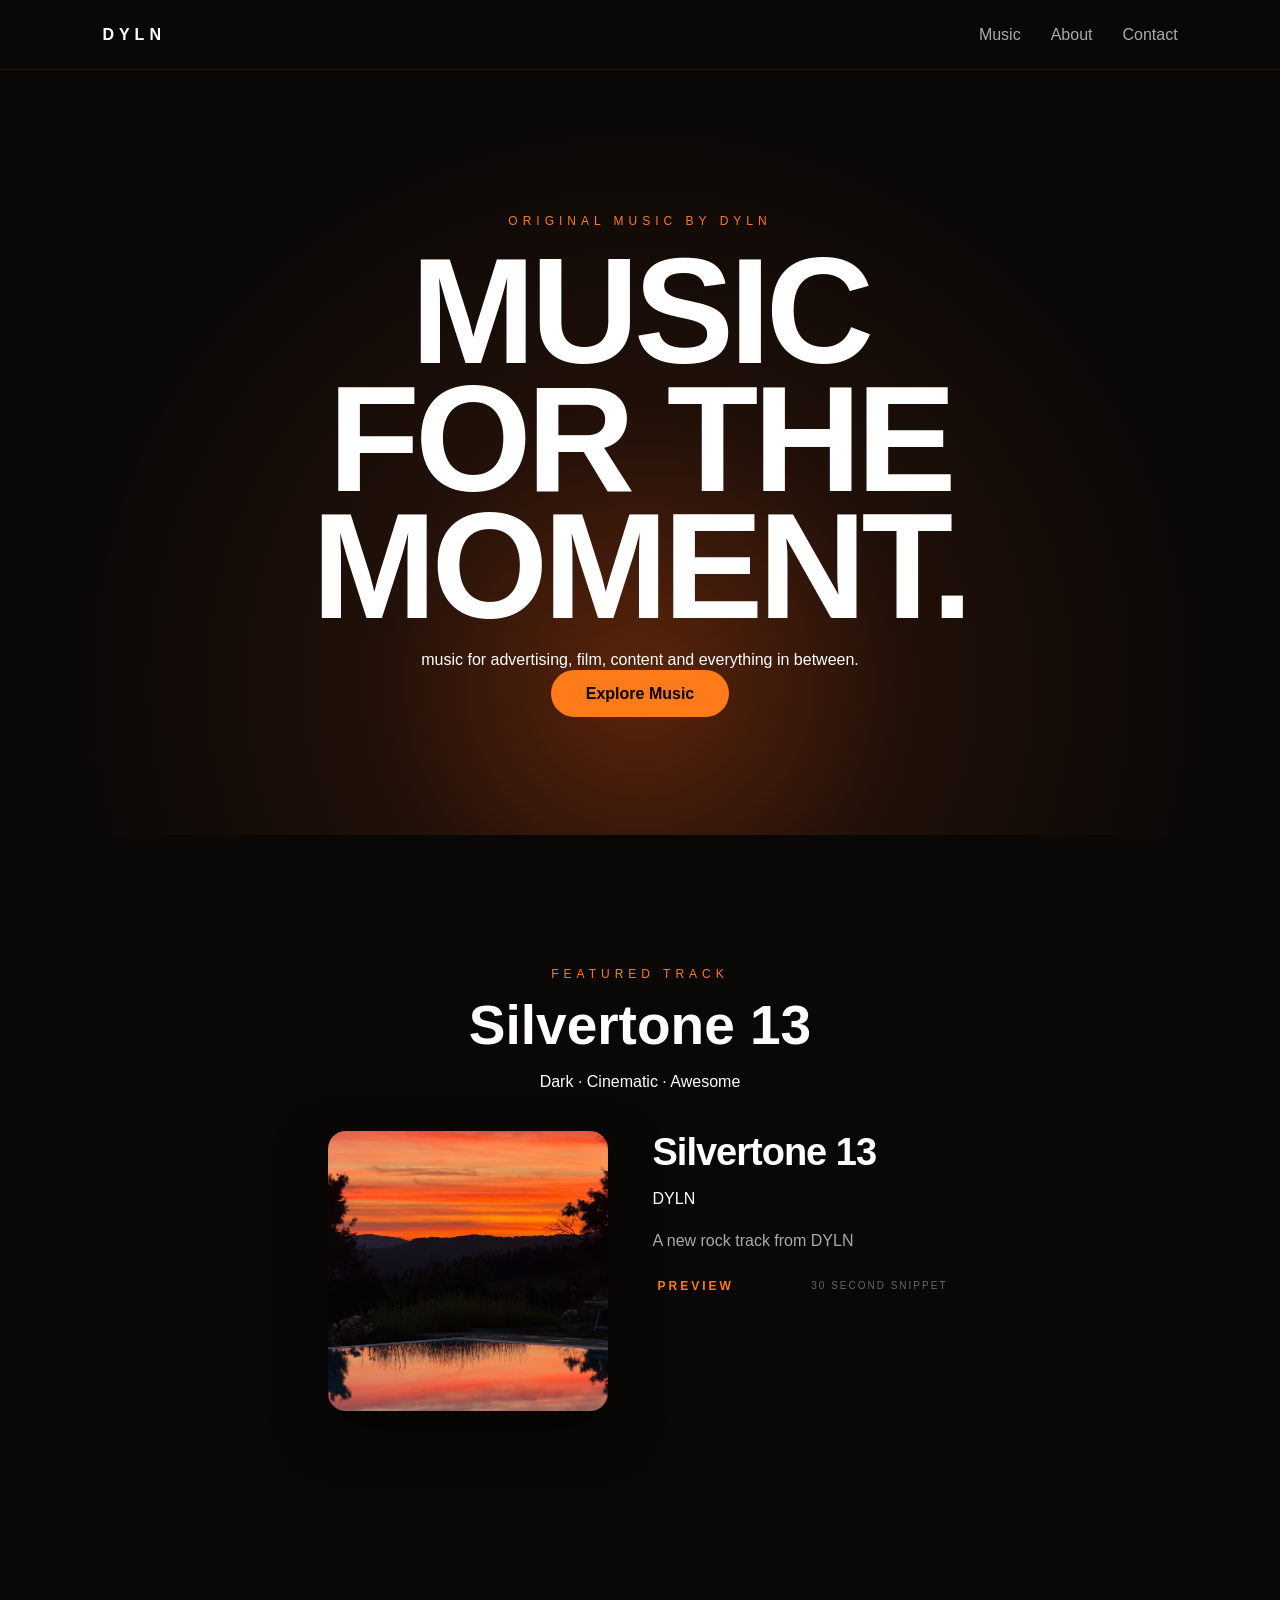
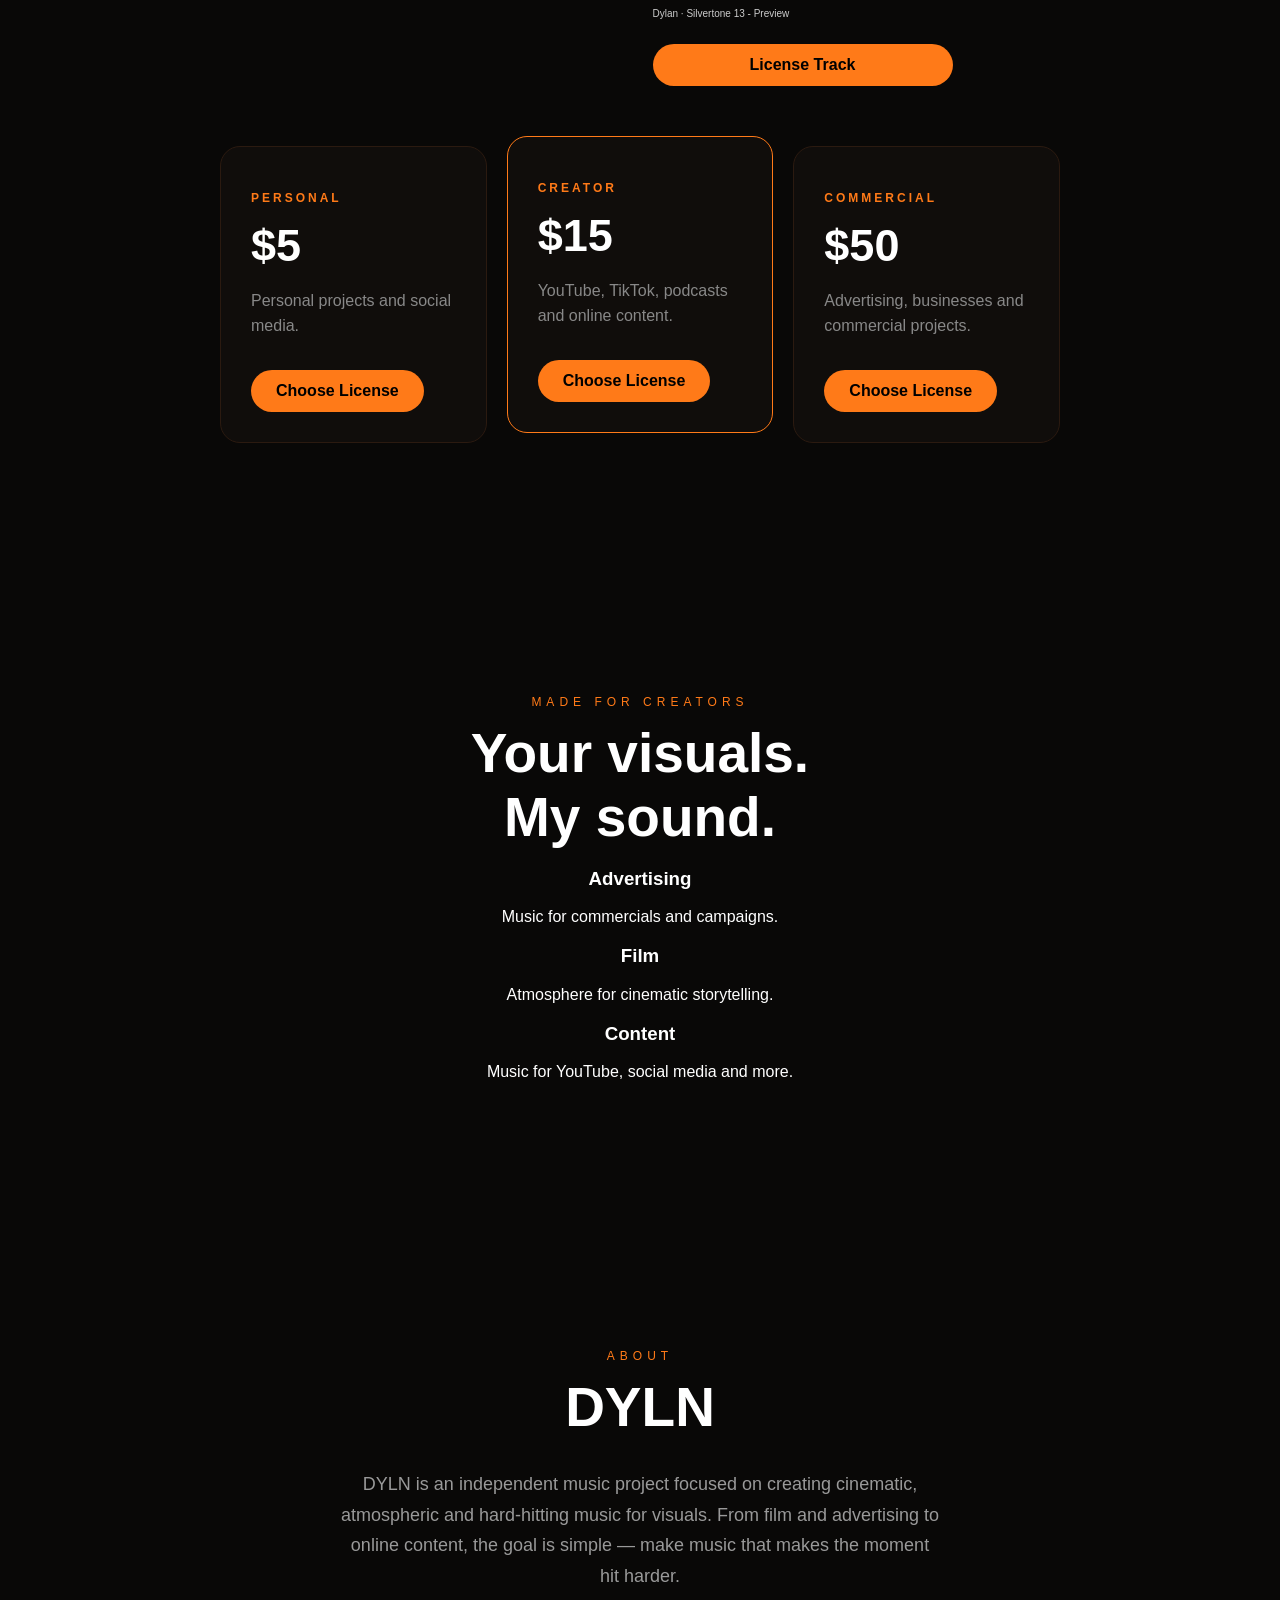
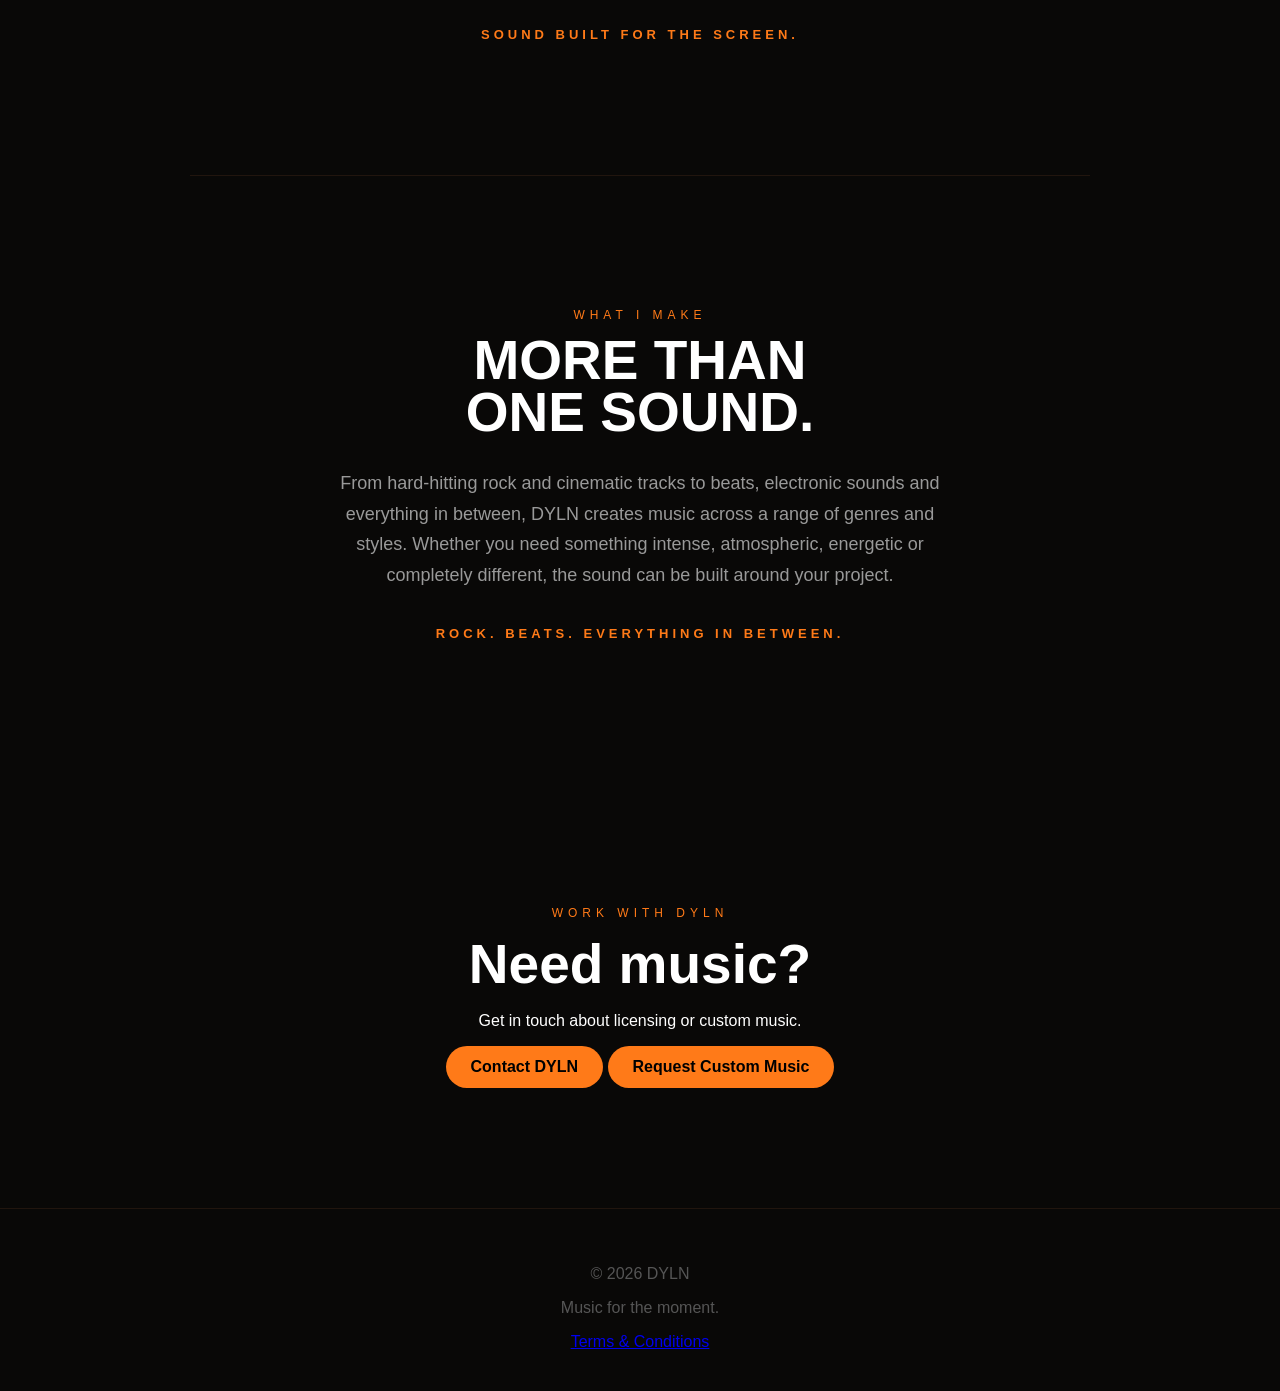
<file: index.html>
<!DOCTYPE html>
<html lang="en">

<head>
    <meta charset="UTF-8">
    <meta name="viewport" content="width=device-width, initial-scale=1.0">

    <title>DYLN — Music for the Moment</title>

    <link rel="stylesheet" href="style.css">
</head>

<body>

    <!-- NAVIGATION -->

    <nav>

        <div class="logo">DYLN</div>

        <div class="nav-links">
            <a href="#music">Music</a>
            <a href="#about">About</a>
            <a href="#contact">Contact</a>
        </div>

    </nav>


    <!-- HERO -->

    <section class="hero">

        <div class="hero-content">

            <p class="small-title">
                ORIGINAL MUSIC BY DYLN
            </p>

            <h1>
                MUSIC<br>
                FOR THE MOMENT.
            </h1>

            <p class="hero-text">
             music for advertising, film,
             content and everything in between.
            </p>

            <a href="#music" class="main-button">
                Explore Music
            </a>

        </div>

    </section>


    <!-- MUSIC -->

    <section id="music" class="section">

        <p class="small-title">
            FEATURED TRACK
        </p>

        <h2>
            Silvertone 13
        </h2>

        <p class="description">
            Dark · Cinematic · Awesome
        </p>


        <div class="track-card">


            

            <!-- TRACK INFORMATION -->
<div class="track-header">

    <img
        src="SilverTone-13.jpg.jpeg"
        alt="Silvertone 13 artwork"
        class="album-art">

    <div class="track-info">
        <div>

                <h3>
                    Silvertone 13
                </h3>

                <p>
                    DYLN
                </p>

                <p class="track-description">
                    A new rock track from DYLN 
                </p>

                <div class="preview-player">

                    <div class="preview-label">
                        <span>PREVIEW</span>
                        <small>30 SECOND SNIPPET</small>
                    </div>
                
                    <iframe width="100%" height="300" scrolling="no" frameborder="no" allow="autoplay; encrypted-media" src="https://w.soundcloud.com/player/?url=https%3A//api.soundcloud.com/tracks/soundcloud%3Atracks%3A2380752447%3Fsecret_token%3Ds-PMTZopdPP3o&color=%23ff9900&auto_play=false&hide_related=false&show_comments=true&show_user=true&show_reposts=false&show_teaser=true&visual=true"></iframe><div style="font-size: 10px; color: #cccccc;line-break: anywhere;word-break: normal;overflow: hidden;white-space: nowrap;text-overflow: ellipsis; font-family: Interstate,Lucida Grande,Lucida Sans Unicode,Lucida Sans,Garuda,Verdana,Tahoma,sans-serif;font-weight: 100;"><a href="https://soundcloud.com/dylan-377034111" title="Dylan" target="_blank" style="color: #cccccc; text-decoration: none;">Dylan</a> · <a href="https://soundcloud.com/dylan-377034111/silvertone-13-snippet-for/s-PMTZopdPP3o" title="Silvertone 13 - Preview" target="_blank" style="color: #cccccc; text-decoration: none;">Silvertone 13 - Preview</a></div>
                
                </div>
                
                    <button class="license-button"
                        onclick="licenseSong()">
                        License Track
                    </button>

                </div>

            </div>

        </div>

        <div class="license-options">

            <div class="license-card">
        
                <p class="license-name">PERSONAL</p>
        
                <h3>$5</h3>
        
                <p>
                    Personal projects and social media.
                </p>
        
                <button onclick="openLicense('Personal', 5)">
                    Choose License
                </button>
        
            </div>
        
        
            <div class="license-card featured">
        
                <p class="license-name">CREATOR</p>
        
                <h3>$15</h3>
        
                <p>
                    YouTube, TikTok, podcasts and online content.
                </p>
        
                <button onclick="openLicense('Creator', 15)">
                    Choose License
                </button>
        
            </div>
        
        
            <div class="license-card">
        
                <p class="license-name">COMMERCIAL</p>
        
                <h3>$50</h3>
        
                <p>
                    Advertising, businesses and commercial projects.
                </p>
        
                <button onclick="openLicense('Commercial', 50)">
                    Choose License
                </button>
        
            </div>
        
        </div></section>


    <!-- WHY DYLN -->

    <section class="section dark-section">

        <p class="small-title">
            MADE FOR CREATORS
        </p>

        <h2>
            Your visuals.<br>
            My sound.
        </h2>


        <div class="uses">

            <div>
                <h3>Advertising</h3>
                <p>
                    Music for commercials and campaigns.
                </p>
            </div>

            <div>
                <h3>Film</h3>
                <p>
                    Atmosphere for cinematic storytelling.
                </p>
            </div>

            <div>
                <h3>Content</h3>
                <p>
                    Music for YouTube, social media and more.
                </p>
            </div>

        </div>

    </section>


    <!-- ABOUT -->

    <section id="about" class="section">

        <p class="small-title">
            ABOUT
        </p>

        <h2>
            DYLN
        </h2>

        <p class="about-text">
    DYLN is an independent music project focused on creating
    cinematic, atmospheric and hard-hitting music for visuals.
    From film and advertising to online content, the goal is
    simple — make music that makes the moment hit harder.
</p>

<p class="about-tagline">
    Sound built for the screen.
</p>

    </section>
    <!-- WHAT I MAKE -->

<section class="section music-style-section">

    <p class="small-title">
        WHAT I MAKE
    </p>

    <h2>
        MORE THAN<br>
        ONE SOUND.
    </h2>

    <p class="about-text">
        From hard-hitting rock and cinematic tracks to beats,
        electronic sounds and everything in between, DYLN creates
        music across a range of genres and styles. Whether you need
        something intense, atmospheric, energetic or completely
        different, the sound can be built around your project.
    </p>

    <p class="about-tagline">
        ROCK. BEATS. EVERYTHING IN BETWEEN.
    </p>

</section>


    <!-- CONTACT -->

    <section id="contact" class="section contact-section">

        <p class="small-title">
            WORK WITH DYLN
        </p>

        <h2>
            Need music?
        </h2>

        <p>
            Get in touch about licensing or custom music.
        </p>

        <button onclick="contactMe()">
            Contact DYLN
        </button>
        <button onclick="openCustomMusic()">
            Request Custom Music
        </button>


    </section>


    <footer>

        <p>
            © 2026 DYLN
        </p>

        <p>
            Music for the moment.
        </p>
<a href="terms.html">Terms & Conditions</a>
    </footer>

<!-- LICENSE POPUP -->

<div id="license-popup" class="license-popup">

    <div class="license-window">

        <button class="close-button" onclick="closeLicense()">
            ×
        </button>

        <p class="small-title">
            DYLN LICENSE
        </p>

        <h2 id="license-title">
            Creator License
        </h2>

        <h3 id="license-price">
            $15
        </h3>

        <p>
            Silvertone 13
        </p>

        <div class="license-features" id="license-features">
        </div>

        <button class="continue-button" onclick="continueLicense()">
            Continue
        </button>

    </div>


</div>
<!-- CUSTOM MUSIC REQUEST POPUP -->

<div id="custom-music-popup" class="license-popup">

    <div class="license-window custom-music-window">

        <button class="close-button" onclick="closeCustomMusic()">
            ×
        </button>

        <p class="small-title">
            CUSTOM MUSIC
        </p>

        <h2>
            Tell me what<br>
            you're looking for.
        </h2>

        <p class="custom-intro">
            Fill out the form below and tell me about the music
            you want created.
        </p>

        <form id="custom-music-form">
<input
    type="hidden"
    name="access_key"
    value="48d6d541-c6b6-473c-97bd-2fcee48163dc"
>
<input
    type="hidden"
    name="subject"
    value="DYLN — New Custom Music Request"
>
            <label for="custom-name">
                YOUR NAME
            </label>

            <input
                type="text"
                id="custom-name"
                name="name"
                placeholder="Your name"
                required
            >

            <label for="custom-email">
                EMAIL
            </label>

            <input
                type="email"
                id="custom-email"
                name="email"
                placeholder="you@example.com"
                required
            >

            <label for="custom-project">
                WHAT IS THE MUSIC FOR?
            </label>

            <input
                type="text"
                id="custom-project"
                name="project"
                placeholder="Film, YouTube video, game, advertisement..."
                required
            >

            <label for="custom-genre">
                GENRE / STYLE
            </label>

            <input
                type="text"
                id="custom-genre"
                name="genre"
                placeholder="Rock, cinematic, electronic, hip-hop..."
                required
            >

            <label for="custom-mood">
                MOOD / VIBE
            </label>

            <input
                type="text"
                id="custom-mood"
                name="mood"
                placeholder="Dark, energetic, emotional, intense..."
            >

            <label for="custom-length">
                APPROXIMATE LENGTH
            </label>

            <input
                type="text"
                id="custom-length"
                name="length"
                placeholder="e.g. 30 seconds, 2 minutes..."
            >

            <label for="custom-details">
                TELL ME MORE
            </label>

            <textarea
                id="custom-details"
                name="details"
                rows="5"
                placeholder="Tell me about the sound, instruments, references or anything else you have in mind..."
            ></textarea>

            <button
                type="submit"
                class="custom-submit"
            >
                Submit Request
            </button>

        </form>

    </div>

</div>
    <script src="script.js"></script>

</body>

</html>
</file>
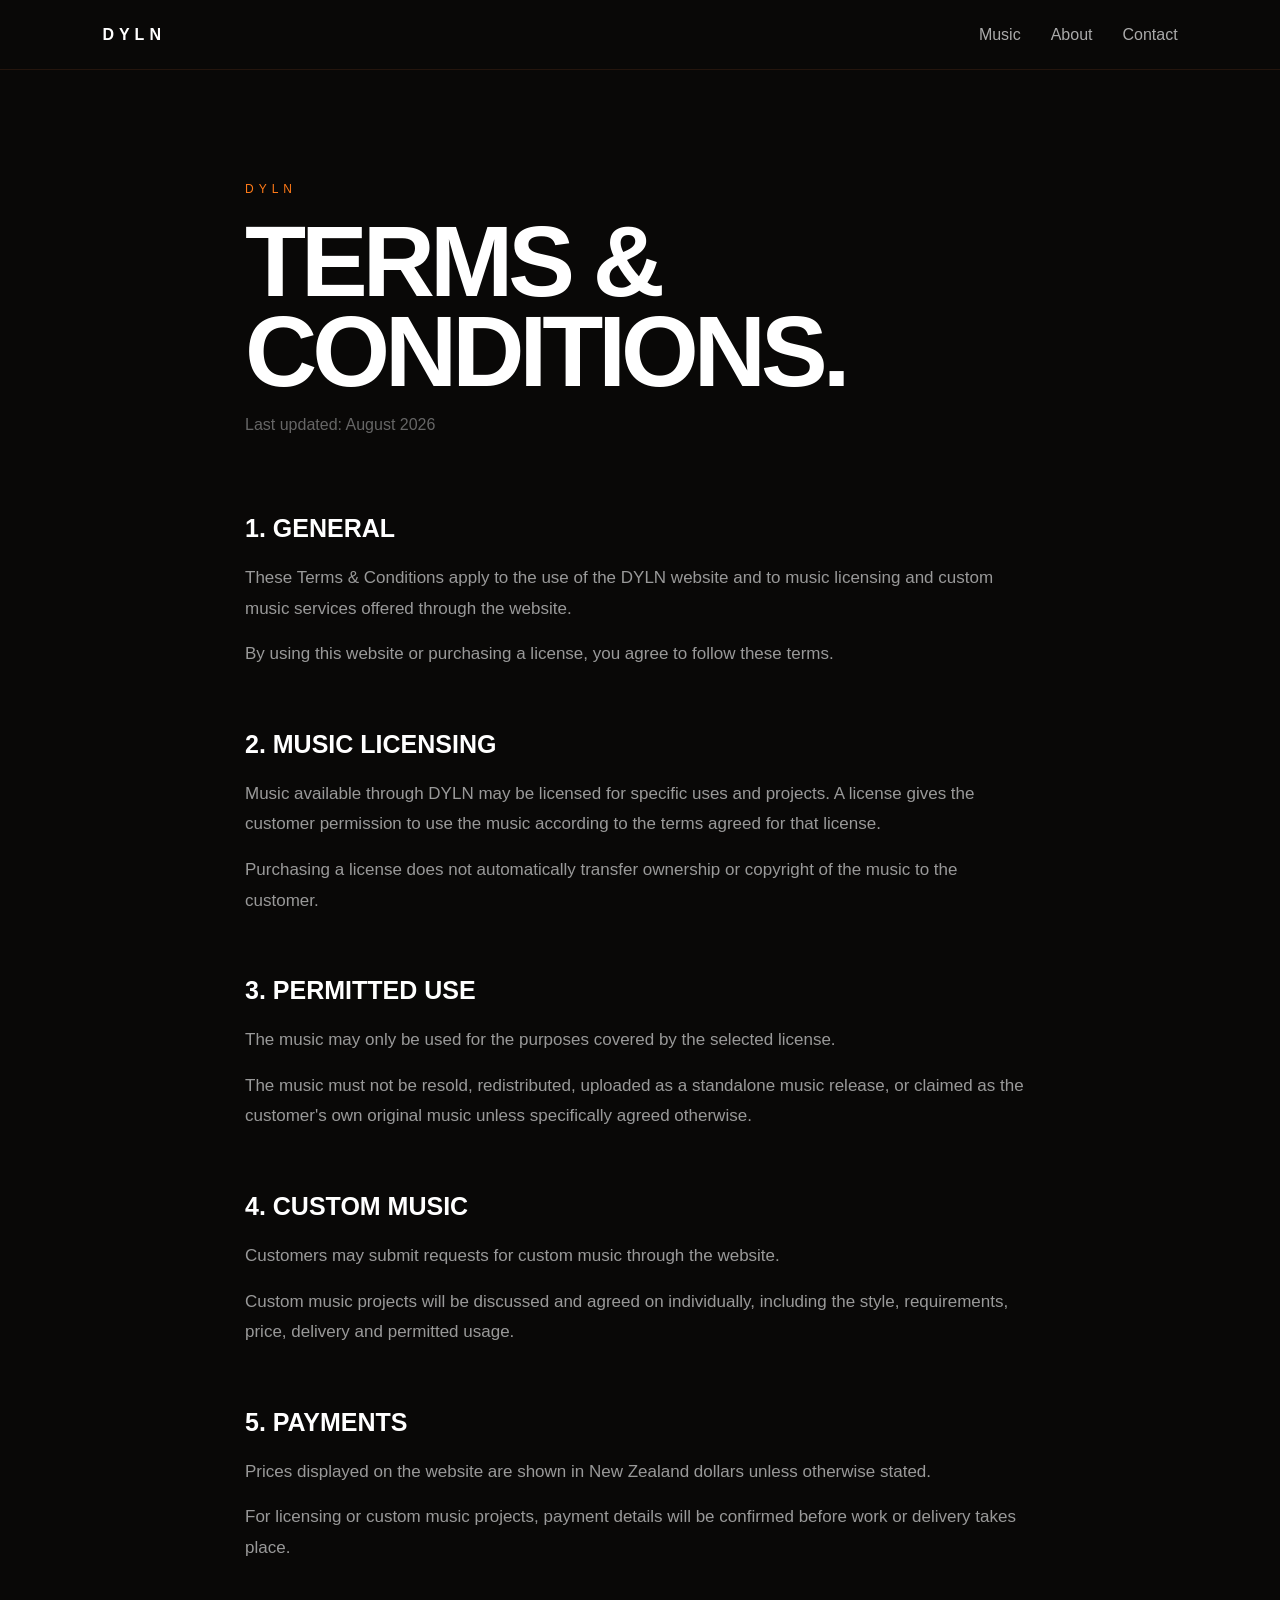
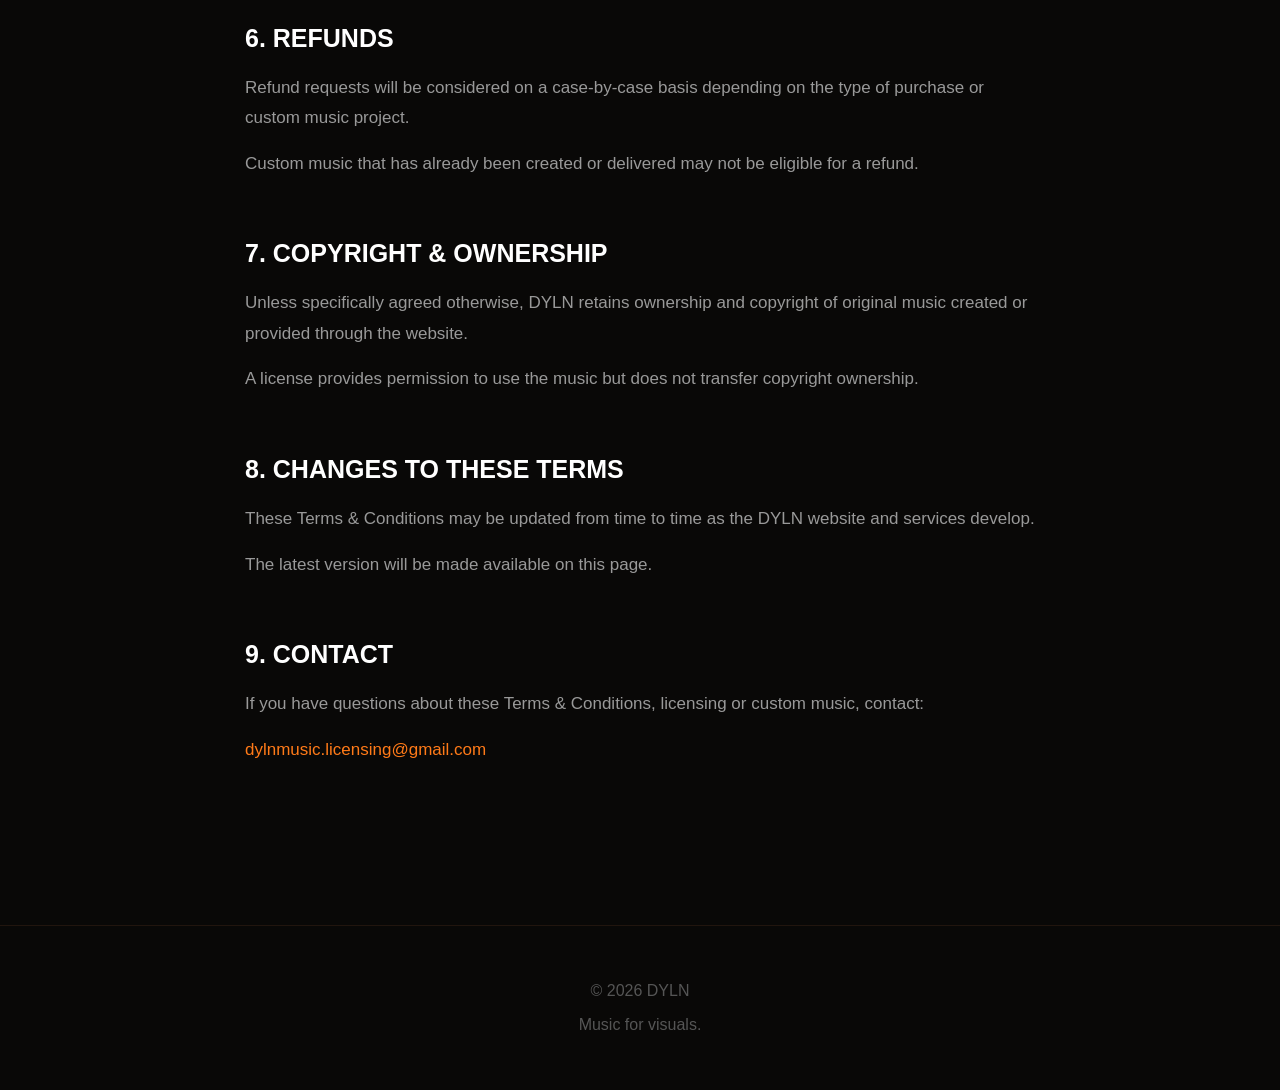
<file: terms.html>
<!DOCTYPE html>
<html lang="en">

<head>
    <meta charset="UTF-8">
    <meta name="viewport" content="width=device-width, initial-scale=1.0">

    <title>DYLN — Terms & Conditions</title>

    <link rel="stylesheet" href="style.css">
</head>

<body>

    <!-- NAVIGATION -->

    <nav>

        <div class="logo">
            DYLN
        </div>

        <div class="nav-links">
            <a href="index.html#music">Music</a>
            <a href="index.html#about">About</a>
            <a href="index.html#contact">Contact</a>
        </div>

    </nav>


    <!-- TERMS -->

    <main class="terms-page">

        <p class="small-title">
            DYLN
        </p>

        <h1>
            TERMS &<br>
            CONDITIONS.
        </h1>

        <p class="terms-updated">
            Last updated: August 2026
        </p>


        <section class="terms-section">

            <h2>
                1. GENERAL
            </h2>

            <p>
                These Terms & Conditions apply to the use of the DYLN
                website and to music licensing and custom music services
                offered through the website.
            </p>

            <p>
                By using this website or purchasing a license, you agree
                to follow these terms.
            </p>

        </section>


        <section class="terms-section">

            <h2>
                2. MUSIC LICENSING
            </h2>

            <p>
                Music available through DYLN may be licensed for specific
                uses and projects. A license gives the customer permission
                to use the music according to the terms agreed for that
                license.
            </p>

            <p>
                Purchasing a license does not automatically transfer
                ownership or copyright of the music to the customer.
            </p>

        </section>


        <section class="terms-section">

            <h2>
                3. PERMITTED USE
            </h2>

            <p>
                The music may only be used for the purposes covered by
                the selected license.
            </p>

            <p>
                The music must not be resold, redistributed, uploaded as
                a standalone music release, or claimed as the customer's
                own original music unless specifically agreed otherwise.
            </p>

        </section>


        <section class="terms-section">

            <h2>
                4. CUSTOM MUSIC
            </h2>

            <p>
                Customers may submit requests for custom music through
                the website.
            </p>

            <p>
                Custom music projects will be discussed and agreed on
                individually, including the style, requirements, price,
                delivery and permitted usage.
            </p>

        </section>


        <section class="terms-section">

            <h2>
                5. PAYMENTS
            </h2>

            <p>
                Prices displayed on the website are shown in New Zealand
                dollars unless otherwise stated.
            </p>

            <p>
                For licensing or custom music projects, payment details
                will be confirmed before work or delivery takes place.
            </p>

        </section>


        <section class="terms-section">

            <h2>
                6. REFUNDS
            </h2>

            <p>
                Refund requests will be considered on a case-by-case
                basis depending on the type of purchase or custom music
                project.
            </p>

            <p>
                Custom music that has already been created or delivered
                may not be eligible for a refund.
            </p>

        </section>


        <section class="terms-section">

            <h2>
                7. COPYRIGHT & OWNERSHIP
            </h2>

            <p>
                Unless specifically agreed otherwise, DYLN retains
                ownership and copyright of original music created or
                provided through the website.
            </p>

            <p>
                A license provides permission to use the music but does
                not transfer copyright ownership.
            </p>

        </section>


        <section class="terms-section">

            <h2>
                8. CHANGES TO THESE TERMS
            </h2>

            <p>
                These Terms & Conditions may be updated from time to time
                as the DYLN website and services develop.
            </p>

            <p>
                The latest version will be made available on this page.
            </p>

        </section>


        <section class="terms-section">

            <h2>
                9. CONTACT
            </h2>

            <p>
                If you have questions about these Terms & Conditions,
                licensing or custom music, contact:
            </p>

            <p class="terms-email">
                dylnmusic.licensing@gmail.com
            </p>

        </section>

    </main>


    <footer>

        <p>
            ©️ 2026 DYLN
        </p>

        <p>
            Music for visuals.
        </p>

    </footer>

</body>

</html>
</file>
<file: style.css>
* {
    box-sizing: border-box;
}

html {
    scroll-behavior: smooth;
}

body {
    margin: 0;
    font-family: Arial, sans-serif;
    background: #090807;
    color: white;
}


/* NAVIGATION */

nav {
    height: 70px;

    display: flex;
    justify-content: space-between;
    align-items: center;

    padding: 0 8%;

    border-bottom: 1px solid #24150d;
}

.logo {
    font-weight: bold;
    letter-spacing: 5px;
}

.nav-links {
    display: flex;
    gap: 30px;
}

.nav-links a {
    color: #aaa;
    text-decoration: none;
}

.nav-links a:hover {
    color: #ff7a18;
}


/* HERO */

.hero {
    min-height: 85vh;

    display: flex;
    flex-direction: column;
    justify-content: center;
    align-items: center;

    text-align: center;

    background:
        radial-gradient(
            circle at 50% 80%,
            #5c250b 0%,
            #211009 30%,
            #090807 65%
        );
}

.small-title {
    font-size: 12px;

    letter-spacing: 5px;

    color: #ff7a18;
}

h1 {
    font-size: clamp(70px, 12vw, 150px);

    line-height: 0.85;

    margin: 20px 0;

    letter-spacing: -5px;
}

.subtitle {
    font-size: 20px;

    color: #aaa;
}

.main-button {
    margin-top: 35px;

    padding: 15px 35px;

    background: #ff7a18;

    color: black;

    text-decoration: none;

    border-radius: 30px;

    font-weight: bold;
}

.main-button:hover {
    background: #ff963d;
}


/* SECTIONS */

.section {
    max-width: 900px;

    margin: auto;

    padding: 120px 30px;

    text-align: center;
}

h2 {
    font-size: 55px;

    margin: 10px 0;
}


/* SONG */

.song {
    margin-top: 50px;

    display: flex;

    align-items: center;

    gap: 35px;

    text-align: left;

    background: #120e0b;

    border: 1px solid #2d1b11;

    padding: 30px;

    border-radius: 20px;
}

.album-art {
    width: 200px;
    height: 200px;

    flex-shrink: 0;

    display: flex;
    justify-content: center;
    align-items: center;

    background:
        linear-gradient(
            135deg,
            #ff7a18,
            #7a2609,
            #080706
        );

    border-radius: 12px;

    box-shadow: 0 20px 50px rgba(255, 100, 20, 0.2);
}

.album-art span {
    font-size: 65px;

    font-weight: bold;

    letter-spacing: -5px;
}

.song-info h3 {
    font-size: 30px;
}

.song-info p {
    color: #888;
}

button {
    border: none;

    padding: 12px 25px;

    border-radius: 30px;

    background: #ff7a18;

    color: black;

    font-size: 16px;

    font-weight: bold;

    cursor: pointer;
}

button:hover {
    background: #ff963d;

    transform: scale(1.05);
}


/* ABOUT */

.about-text {
    max-width: 600px;

    margin: 30px auto;

    color: #999;

    font-size: 18px;

    line-height: 1.7;
}


/* FOOTER */

footer {
    padding: 40px;

    text-align: center;

    color: #555;

    border-top: 1px solid #21150e;
}


/* MOBILE */

@media (max-width: 600px) {

    nav {
        padding: 0 20px;
    }

    .nav-links {
        gap: 15px;
    }

    .song {
        flex-direction: column;

        text-align: center;
    }
.track-header {
    flex-direction: column;
    align-items: center;
    text-align: center;
}

.track-info {
    width: 100%;
    max-width: 500px;
}

.album-art {
    width: min(280px, 85vw);
    height: min(280px, 85vw);
}

}
.license-options {
    margin-top: 60px;

    display: grid;

    grid-template-columns:
        repeat(3, 1fr);

    gap: 20px;

    text-align: left;
}

.license-card {
    padding: 30px;

    background: #100d0b;

    border: 1px solid #2b1a10;

    border-radius: 20px;
}

.license-card h3 {
    font-size: 45px;

    margin: 10px 0;
}

.license-card p {
    color: #888;

    line-height: 1.6;
}

.license-name {
    color: #ff7a18 !important;

    font-size: 12px;

    letter-spacing: 3px;

    font-weight: bold;
}

.license-card button {
    margin-top: 15px;
}

.license-card.featured {
    border-color: #ff7a18;

    transform: translateY(-10px);
}

@media (max-width: 750px) {

    .license-options {
        grid-template-columns: 1fr;
    }

    .license-card.featured {
        transform: none;
    }

}
.preview-label {
    display: flex;

    justify-content: space-between;

    align-items: center;

    margin-bottom: 15px;

    padding: 0 5px;
}

.preview-label span {
    color: #ff7a18;

    font-size: 12px;

    font-weight: bold;

    letter-spacing: 3px;
}

.preview-label small {
    color: #666;

    font-size: 10px;

    letter-spacing: 2px;
}
/* LICENSE POPUP */

.license-popup {

    display: none;

    position: fixed;

    inset: 0;

    z-index: 100;

    background: rgba(0, 0, 0, 0.8);

    justify-content: center;

    align-items: center;

    padding: 20px;
}

.license-window {

    position: relative;

    width: 100%;

    max-width: 500px;

    padding: 45px;

    background: #120e0b;

    border: 1px solid #3a2113;

    border-radius: 25px;

    text-align: center;

    box-shadow: 0 30px 100px rgba(0, 0, 0, 0.7);
}

.license-window h2 {

    font-size: 42px;

    margin: 10px 0;
}

.license-window h3 {

    font-size: 35px;

    color: #ff7a18;

    margin: 15px 0;
}

.close-button {

    position: absolute;

    top: 15px;

    right: 20px;

    background: none;

    color: #777;

    font-size: 30px;

    padding: 5px 10px;
}

.close-button:hover {

    color: white;

    background: none;

    transform: none;
}

.license-features {

    margin: 30px 0;

    padding: 20px;

    background: #0b0908;

    border-radius: 15px;

    text-align: left;
}

.license-features p {

    color: #aaa;

    margin: 12px 0;
}

.continue-button {

    width: 100%;

    padding: 16px;

    font-size: 16px;
}
.album-art {
    width: 220px;
    height: 220px;

    object-fit: cover;

    border-radius: 18px;

    display: block;

    box-shadow: 0 20px 50px rgba(0, 0, 0, 0.5);
}
.track-header {
    display: flex;
    align-items: center;
    justify-content: center;
    gap: 45px;
    margin: 40px auto;
    max-width: 900px;
}

.album-art {
    width: 280px;
    height: 280px;
    object-fit: cover;
    border-radius: 18px;
    flex-shrink: 0;
    box-shadow: 0 20px 50px rgba(0, 0, 0, 0.5);
}

.track-info {
    text-align: left;
    max-width: 400px;
}
/* TRACK SECTION — POLISH */

.track-header {
    align-items: flex-start;
    text-align: left;
}

.track-info h3 {
    font-size: 38px;
    margin: 0 0 8px;
    letter-spacing: -1px;
}

.track-info > p {
    color: #888;
    margin: 5px 0;
}

.track-description {
    color: #aaa !important;
    line-height: 1.6;
    margin: 20px 0 !important;
}

.preview-player {
    margin-top: 25px;
    width: 100%;
}

.preview-player iframe {
    border-radius: 12px;
    overflow: hidden;
    display: block;
}

.license-button {
    margin-top: 25px;
    width: 100%;
}
/* LICENSE POPUP ANIMATION */

.license-popup {
    opacity: 0;
    transition: opacity 0.25s ease;
}

.license-window {
    transform: translateY(20px) scale(0.97);
    transition: transform 0.25s ease;
}

.license-popup.active {
    opacity: 1;
}

.license-popup.active .license-window {
    transform: translateY(0) scale(1);
}
.about-tagline {
    margin-top: 35px;

    color: #ff7a18;

    font-size: 13px;

    font-weight: bold;

    letter-spacing: 4px;

    text-transform: uppercase;
}
/* WHAT I MAKE */

.music-style-section {
    border-top: 1px solid #21150e;
}

.music-style-section h2 {
    line-height: 0.95;
}
/* CUSTOM MUSIC FORM */

.custom-music-window {
    max-height: 90vh;
    overflow-y: auto;
    text-align: left;
}

.custom-music-window h2 {
    text-align: center;
}

.custom-intro {
    color: #999;
    line-height: 1.6;
    text-align: center;
    margin-bottom: 30px;
}

.custom-music-window label {
    display: block;

    margin-top: 20px;
    margin-bottom: 8px;

    color: #ff7a18;

    font-size: 11px;

    font-weight: bold;

    letter-spacing: 2px;
}

.custom-music-window input,
.custom-music-window textarea {
    width: 100%;

    padding: 14px 16px;

    border: 1px solid #302017;
    border-radius: 10px;

    background: #0b0908;
    color: white;

    font-family: Arial, sans-serif;
    font-size: 15px;

    outline: none;
}

.custom-music-window input:focus,
.custom-music-window textarea:focus {
    border-color: #ff7a18;
}

.custom-music-window textarea {
    resize: vertical;
}

.custom-music-window input::placeholder,
.custom-music-window textarea::placeholder {
    color: #555;
}

.custom-submit {
    width: 100%;

    margin-top: 30px;

    padding: 16px;
}

@media (max-width: 600px) {

    .custom-music-window {
        padding: 30px 22px;
    }

}
/* TERMS PAGE */

.terms-page {
    max-width: 850px;
    margin: auto;
    padding: 100px 30px;
}

.terms-page h1 {
    font-size: clamp(55px, 9vw, 100px);
    line-height: 0.9;
    margin: 20px 0;
}

.terms-updated {
    color: #666;
    margin-bottom: 80px;
}

.terms-section {
    margin-bottom: 60px;
}

.terms-section h2 {
    font-size: 25px;
    margin-bottom: 20px;
    color: white;
}

.terms-section p {
    color: #999;
    font-size: 17px;
    line-height: 1.8;
    margin: 15px 0;
}

.terms-email {
    color: #ff7a18 !important;
}

@media (max-width: 600px) {

    .terms-page {
        padding: 70px 25px;
    }

    .terms-section {
        margin-bottom: 45px;
    }

    .terms-section h2 {
        font-size: 22px;
    }

}
</file>
